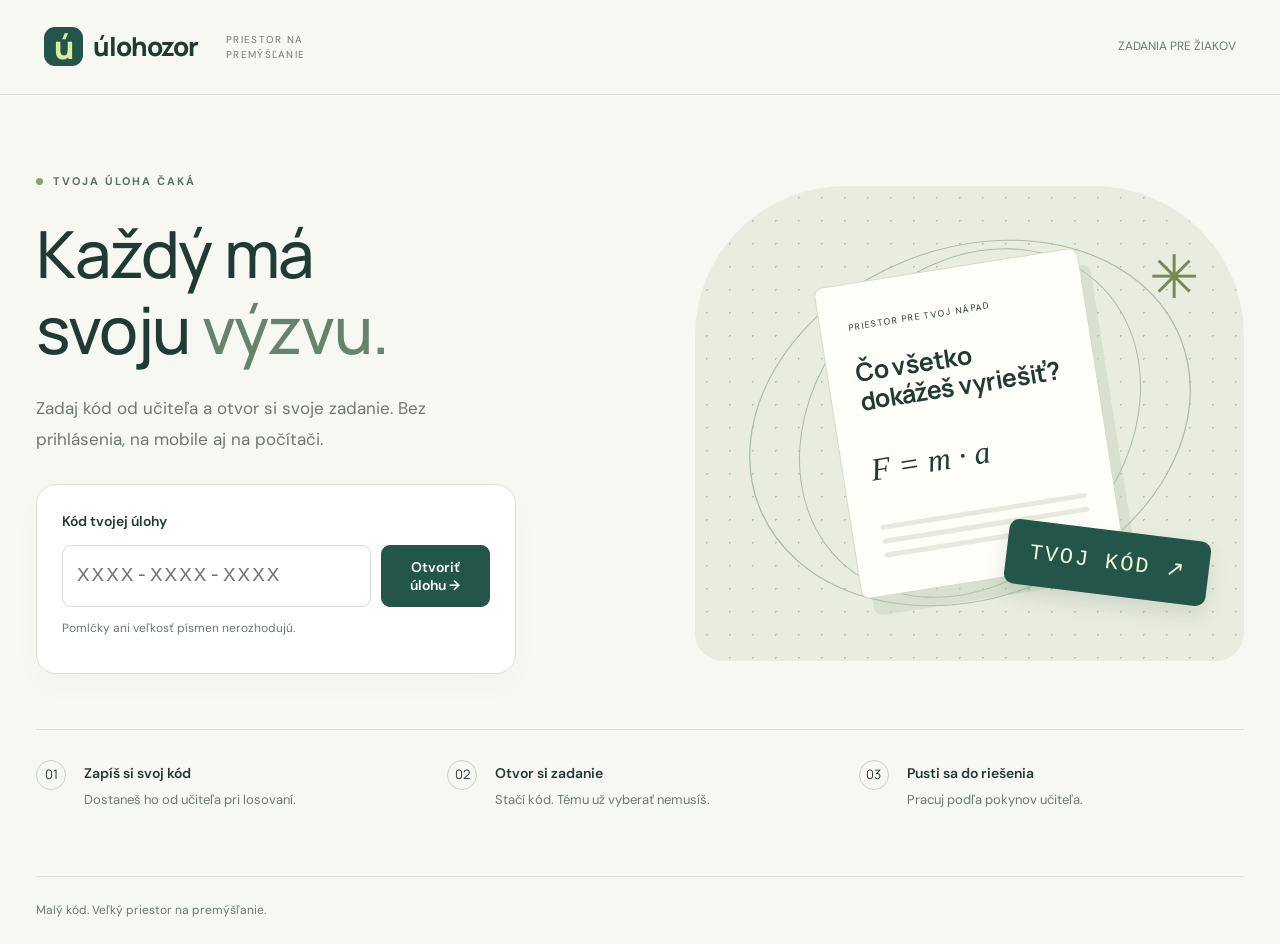
<file: index.html>
<!doctype html><html lang="sk"><head><meta charset="utf-8"><meta name="viewport" content="width=device-width,initial-scale=1"><meta name="theme-color" content="#214f45"><link rel="stylesheet" href="style.css?v=2"><script defer src="config.js?v=2"></script><title>Úlohozor · Tvoja úloha</title><script defer src="student.js?v=2"></script></head><body><header><a class="brand" href="index.html"><span class="logo">ú</span>úlohozor<span class="brand-small">PRIESTOR NA PREMÝŠĽANIE</span></a><span class="muted small">ZADANIA PRE ŽIAKOV</span></header><main id="app"><section class="hero"><div><div class="eyebrow">TVOJA ÚLOHA ČAKÁ</div><h1>Každý má<br>svoju <em>výzvu.</em></h1><p class="lede">Zadaj kód od učiteľa a otvor si svoje zadanie. Bez prihlásenia, na mobile aj na počítači.</p><form id="lookup" class="card entry-card"><label for="code">Kód tvojej úlohy</label><div class="code-entry"><input id="code" placeholder="XXXX-XXXX-XXXX" maxlength="20" autocomplete="off" autocapitalize="characters" spellcheck="false" required aria-describedby="codehint"><button class="primary" id="openTask" type="submit">Otvoriť úlohu →</button></div><div id="codehint" class="small muted">Pomlčky ani veľkosť písmen nerozhodujú.</div><div id="lookupError" class="error" role="alert" style="margin-top:10px"></div></form></div><div class="art" aria-hidden="true"><div class="orbit"></div><div class="orbit two"></div><div class="spark">✳</div><div class="task-paper"><span class="mini">PRIESTOR PRE TVOJ NÁPAD</span><h3>Čo všetko<br>dokážeš vyriešiť?</h3><div class="formula">F = m · a</div><div class="paper-lines"><i></i><i></i><i></i></div></div><div class="tag-float">TVOJ KÓD ↗</div></div></section><section class="steps"><div class="step"><span class="step-num">01</span><div><strong>Zapíš si svoj kód</strong><p>Dostaneš ho od učiteľa pri losovaní.</p></div></div><div class="step"><span class="step-num">02</span><div><strong>Otvor si zadanie</strong><p>Stačí kód. Tému už vyberať nemusíš.</p></div></div><div class="step"><span class="step-num">03</span><div><strong>Pusti sa do riešenia</strong><p>Pracuj podľa pokynov učiteľa.</p></div></div></section></main><footer><span>Malý kód. Veľký priestor na premýšľanie.</span></footer><noscript>Na otvorenie úlohy povoľ JavaScript v prehliadači.</noscript></body></html>
</file>
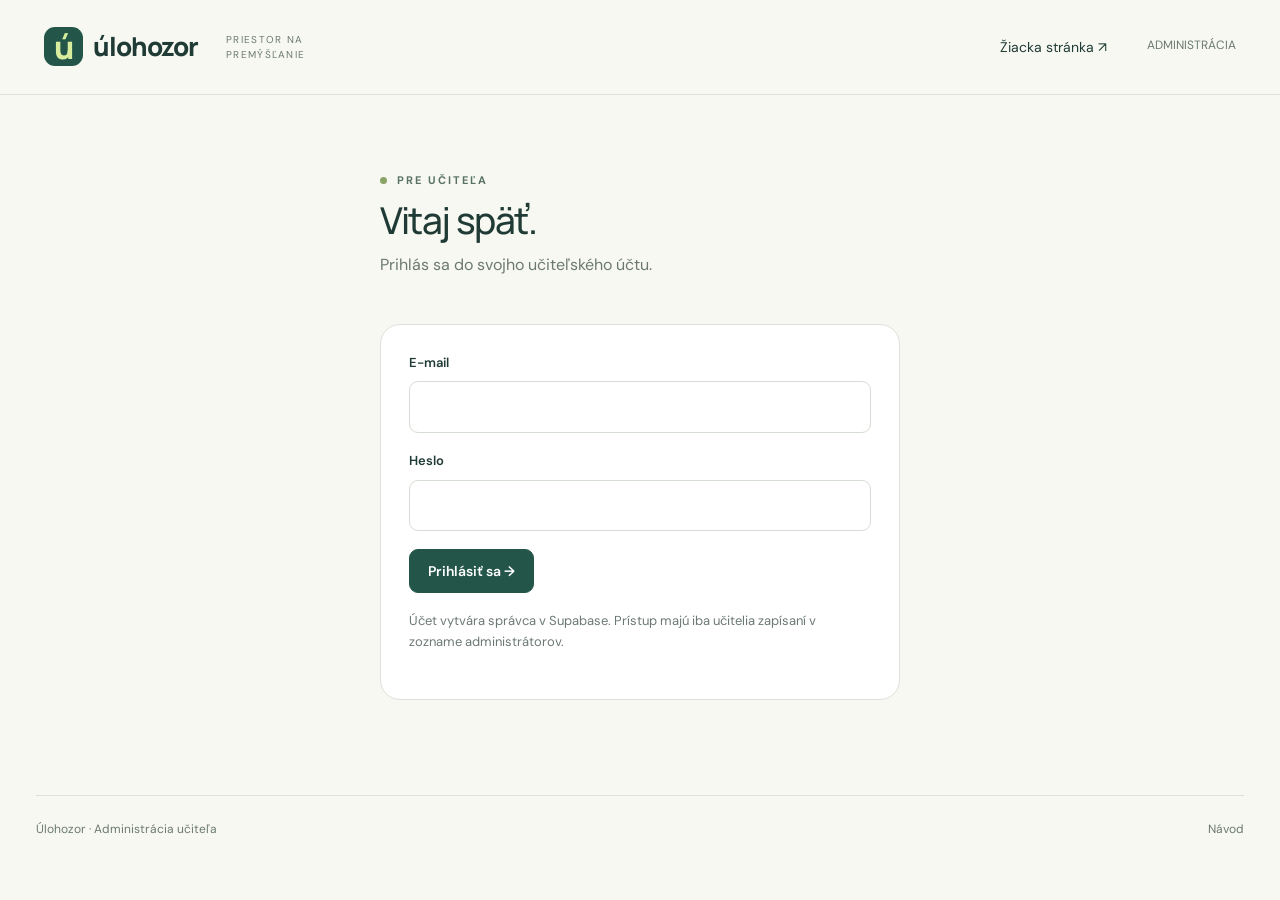
<file: admin.html>
<!doctype html><html lang="sk"><head><meta charset="utf-8"><meta name="viewport" content="width=device-width,initial-scale=1"><meta name="theme-color" content="#214f45"><link rel="stylesheet" href="style.css?v=2"><script defer src="config.js?v=2"></script><title>Úlohozor · Administrácia</title><script defer src="admin.js?v=2"></script></head><body><header><a class="brand" href="index.html"><span class="logo">ú</span>úlohozor<span class="brand-small">PRIESTOR NA PREMÝŠĽANIE</span></a><nav aria-label="Navigácia učiteľa"><a href="index.html" target="_blank" rel="noopener">Žiacka stránka ↗</a><span class="muted small">ADMINISTRÁCIA</span></nav></header><main id="app"><p class="muted">Načítavam administráciu…</p></main><footer><span>Úlohozor · Administrácia učiteľa</span><a href="#help">Návod</a></footer><div id="toast" role="status" aria-live="polite"></div><dialog id="drawDialog" aria-labelledby="drawTitle"><div class="eyebrow">CHVÍĽKA NAPÄTIA</div><h2 id="drawTitle">Komu pripadne ktorá úloha?</h2><div class="wheel-wrap"><div class="pointer">▼</div><div id="wheel"><span>✦</span></div></div><p id="drawStatus">Losujeme…</p><button id="closeDraw" class="primary" hidden>Ukázať priradenia</button></dialog><noscript>Na správu úloh povoľ JavaScript v prehliadači.</noscript></body></html>
</file>
<file: style.css>
@import url('https://fonts.googleapis.com/css2?family=DM+Sans:wght@400;500;600;700&family=Manrope:wght@400;500;600;700;800&display=swap');
:root{--ink:#203b35;--green:#235649;--muted:#6c7972;--line:#dce2d9;--paper:#f7f8f2;--lime:#d8ed9d;--white:#fff;--error:#a63829}*{box-sizing:border-box}body{margin:0;background:var(--paper);color:var(--ink);font-family:'DM Sans',sans-serif;font-size:16px;line-height:1.6}a{color:inherit}header{max-width:1320px;margin:auto;padding:26px 44px;display:flex;align-items:center;justify-content:space-between;border-bottom:1px solid var(--line)}.brand{text-decoration:none;font-family:Manrope,sans-serif;font-size:26px;font-weight:800;display:flex;align-items:center;gap:10px;letter-spacing:-1px}.logo{background:var(--green);color:var(--lime);width:39px;height:39px;border-radius:11px;display:grid;place-items:center;font-size:32px;line-height:1}.brand-small{font:10px 'DM Sans',sans-serif;letter-spacing:1.3px;margin-left:18px;max-width:110px;line-height:1.5;color:var(--muted)}nav{display:flex;gap:28px;font-size:14px}nav a{text-decoration:none}nav a:hover{color:#357662}nav span{margin-left:12px}main{max-width:1232px;margin:0 auto;padding:42px 0 60px;min-height:75vh}footer{border-top:1px solid var(--line);max-width:1232px;margin:auto;padding:24px 0;display:flex;justify-content:space-between;color:var(--muted);font-size:12px}footer a{text-decoration:none}.modebar{background:#eef1df;text-align:center;font-size:12px;padding:8px 18px;color:#526147}.modebar a{margin-left:10px}.hero{display:grid;grid-template-columns:1.12fr 1fr;gap:70px;align-items:center;padding:36px 0 55px}.eyebrow{font-size:11px;font-weight:700;letter-spacing:2px;color:#597262;text-transform:uppercase;display:flex;align-items:center;gap:10px}.eyebrow:before{content:'';width:7px;height:7px;border-radius:50%;background:#8aa468}h1,h2,h3{font-family:Manrope,sans-serif;line-height:1.16;letter-spacing:-1.4px}h1{font-size:65px;font-weight:500;margin:26px 0}h1 em{font-style:normal;color:#66836b}h2{font-size:28px;font-weight:600;margin:10px 0 20px}h3{font-size:20px;letter-spacing:-.4px;margin:0 0 12px}p{margin:0 0 18px}.muted{color:var(--muted)}.lede{max-width:410px;font-size:17px;color:var(--muted);line-height:1.8}.card{background:white;border:1px solid var(--line);border-radius:20px;padding:28px}.entry-card{margin-top:30px;max-width:480px;padding:25px;box-shadow:0 12px 30px #254c3b06}.entry-card label{font-weight:600;font-size:14px}.code-entry{display:flex;gap:10px;margin:12px 0}.code-entry input{font-family:monospace;font-size:21px;letter-spacing:2px;min-width:0;text-transform:uppercase}.small{font-size:12px}.primary,button{font:600 14px 'DM Sans',sans-serif;border:1px solid var(--line);background:white;color:var(--ink);padding:12px 18px;border-radius:9px;cursor:pointer;text-decoration:none;display:inline-flex;justify-content:center;align-items:center;gap:8px}button:hover,.primary:hover{filter:brightness(.96)}button:disabled{opacity:.5;cursor:wait}.primary{background:var(--green);color:white;border-color:var(--green)}button.soft{background:var(--lime);border-color:var(--lime)}.textbtn{border:0;background:none;padding:6px;font-size:13px;text-decoration:underline}input,textarea,select{display:block;width:100%;border:1px solid #d6ddd4;border-radius:9px;padding:12px 14px;background:#fff;font:inherit;color:var(--ink)}input:focus,textarea:focus,select:focus{outline:2px solid #83a891;outline-offset:2px}label{display:block;font-size:13px;font-weight:600;margin-bottom:8px}textarea{resize:vertical;min-height:120px}form .field{margin-bottom:18px}.art{height:475px;position:relative;border-radius:150px 150px 28px 28px;background:#e9eddf;overflow:hidden;display:flex;align-items:center;justify-content:center;background-image:radial-gradient(#b8c5b4 1px,transparent 1px);background-size:23px 23px}.orbit{position:absolute;border:1px solid #aabda7;border-radius:50%;width:350px;height:350px;transform:rotate(-22deg) scaleX(1.3)}.orbit.two{transform:rotate(42deg) scaleX(1.1);width:280px;height:380px}.task-paper{background:#fffef9;width:267px;padding:28px;border:1px solid #d3ddca;border-radius:9px;box-shadow:10px 18px 0 #bbcbb560;transform:rotate(-9deg);position:relative}.task-paper .mini{font-size:9px;letter-spacing:1.4px}.task-paper h3{font-size:25px;margin-top:20px}.formula{margin:30px 0;font-family:Georgia,serif;font-style:italic;font-size:32px}.paper-lines i{display:block;height:5px;background:#e6e9de;margin:9px 0;border-radius:5px}.paper-lines i:last-child{width:65%}.tag-float{position:absolute;background:var(--green);color:#eff7dd;bottom:65px;right:35px;transform:rotate(7deg);padding:15px 23px;border-radius:10px;box-shadow:0 10px 20px #203b3520;font-family:monospace;font-size:22px;letter-spacing:2px}.spark{position:absolute;top:44px;right:45px;font-size:60px;color:#748b56}.badge{display:inline-block;font-size:11px;background:#edf3e5;border-radius:30px;padding:5px 11px;color:#547046;letter-spacing:.3px}.steps{display:grid;grid-template-columns:repeat(3,1fr);gap:26px;border-top:1px solid var(--line);padding-top:30px}.step{display:flex;gap:18px}.step-num{font-family:Manrope;font-size:13px;border:1px solid #c7d2be;border-radius:50%;width:30px;height:30px;flex-shrink:0;display:grid;place-items:center}.step strong{font-size:14px;font-weight:600}.step p{font-size:13px;color:var(--muted);margin:5px 0}.pagehead{display:flex;align-items:center;justify-content:space-between;margin-bottom:28px;gap:20px}.pagehead h1{font-size:37px;margin:10px 0}.row{display:flex;gap:12px;align-items:center;flex-wrap:wrap}.tabs{display:flex;gap:6px;margin:25px 0;border-bottom:1px solid var(--line);padding-bottom:14px;flex-wrap:wrap}.tabs a{padding:9px 16px;border-radius:8px;text-decoration:none;font-size:14px}.tabs a.active{background:var(--green);color:white}.grid{display:grid;grid-template-columns:repeat(3,1fr);gap:20px}.topic{display:flex;flex-direction:column;min-height:230px}.topic p{font-size:13px;flex:1}.topic .row{justify-content:space-between;margin-top:18px}.topic h3{margin-top:20px}.two-col{display:grid;grid-template-columns:1fr 1fr;gap:24px}.stack>*+*{margin-top:18px}.notice{padding:15px 18px;border-radius:10px;background:#ecf0e4;font-size:13px;margin-bottom:20px}.error{color:var(--error);font-size:14px;white-space:pre-wrap}.taskbody{white-space:pre-wrap;font-size:18px;line-height:1.9}.taskbody img{max-width:100%}table{width:100%;border-collapse:collapse;font-size:14px}td,th{text-align:left;padding:13px 10px;border-bottom:1px solid var(--line)}th{font-size:11px;color:var(--muted);text-transform:uppercase;letter-spacing:1px}code{font-size:14px;white-space:nowrap;background:#eef2e6;padding:5px 8px;border-radius:5px}.overflow{overflow-x:auto}.empty{text-align:center;padding:40px;color:var(--muted)}.narrow{max-width:520px;margin:35px auto}.task-view{max-width:800px;margin:auto}.task-view h1{font-size:38px}.divider{border:0;border-top:1px solid var(--line);margin:24px 0}details{margin:15px 0}summary{cursor:pointer;font-weight:600}pre{white-space:pre-wrap;background:#f1f3ed;padding:20px;border-radius:10px;font-size:12px;overflow-wrap:anywhere}#toast{position:fixed;bottom:24px;left:50%;transform:translateX(-50%);background:#203b35;color:white;padding:12px 22px;border-radius:10px;display:none;z-index:10;font-size:14px}dialog{border:0;border-radius:24px;padding:35px;text-align:center;max-width:500px;width:90%;color:var(--ink)}dialog::backdrop{background:#163b2bb5;backdrop-filter:blur(4px)}dialog .eyebrow{justify-content:center}.wheel-wrap{position:relative;width:250px;margin:25px auto}.pointer{position:absolute;left:112px;top:-19px;z-index:2;font-size:28px;color:var(--green)}#wheel{height:250px;width:250px;border-radius:50%;border:8px solid #fff;box-shadow:0 0 0 1px #d7e0d0;background:conic-gradient(#235649 0 45deg,#d8ed9d 45deg 90deg,#a5bea0 90deg 135deg,#f1e9c7 135deg 180deg,#235649 180deg 225deg,#d8ed9d 225deg 270deg,#a5bea0 270deg 315deg,#f1e9c7 315deg);display:grid;place-items:center;transition:transform 1.6s cubic-bezier(.12,.7,.15,1)}#wheel span{display:grid;place-items:center;background:white;width:64px;height:64px;border-radius:50%;font-size:35px}.hint{font-size:13px;color:var(--muted);margin-top:8px}.editor-item{padding:20px;background:#f8f9f4;border:1px solid var(--line);border-radius:12px;margin:16px 0}.editor-item label{margin-top:12px}[hidden]{display:none!important}@media(max-width:1300px){main,footer{margin-left:36px;margin-right:36px}.hero{gap:45px}}@media(max-width:800px){header{padding:20px}.brand-small{display:none}nav{gap:16px;font-size:12px}main{margin:0;padding:25px 20px 45px}.hero{grid-template-columns:1fr;padding-top:12px;gap:30px}.art{display:none}h1{font-size:49px}.entry-card{max-width:none}.steps{grid-template-columns:1fr}.two-col,.grid{grid-template-columns:1fr}.pagehead{align-items:flex-start;flex-direction:column}.pagehead h1{font-size:32px}footer{margin:0 20px;gap:15px;flex-wrap:wrap}.code-entry{flex-wrap:wrap}.code-entry .primary{width:100%}.card{padding:21px}.task-view h1{font-size:30px}}@media(prefers-reduced-motion:reduce){#wheel{transition:none}}@media print{header,footer,#mode,.noprint,.tabs,button{display:none!important}body{background:white}main{margin:0;padding:0}.card{border:0;padding:0;box-shadow:none}.task-view{max-width:none}}
</file>
